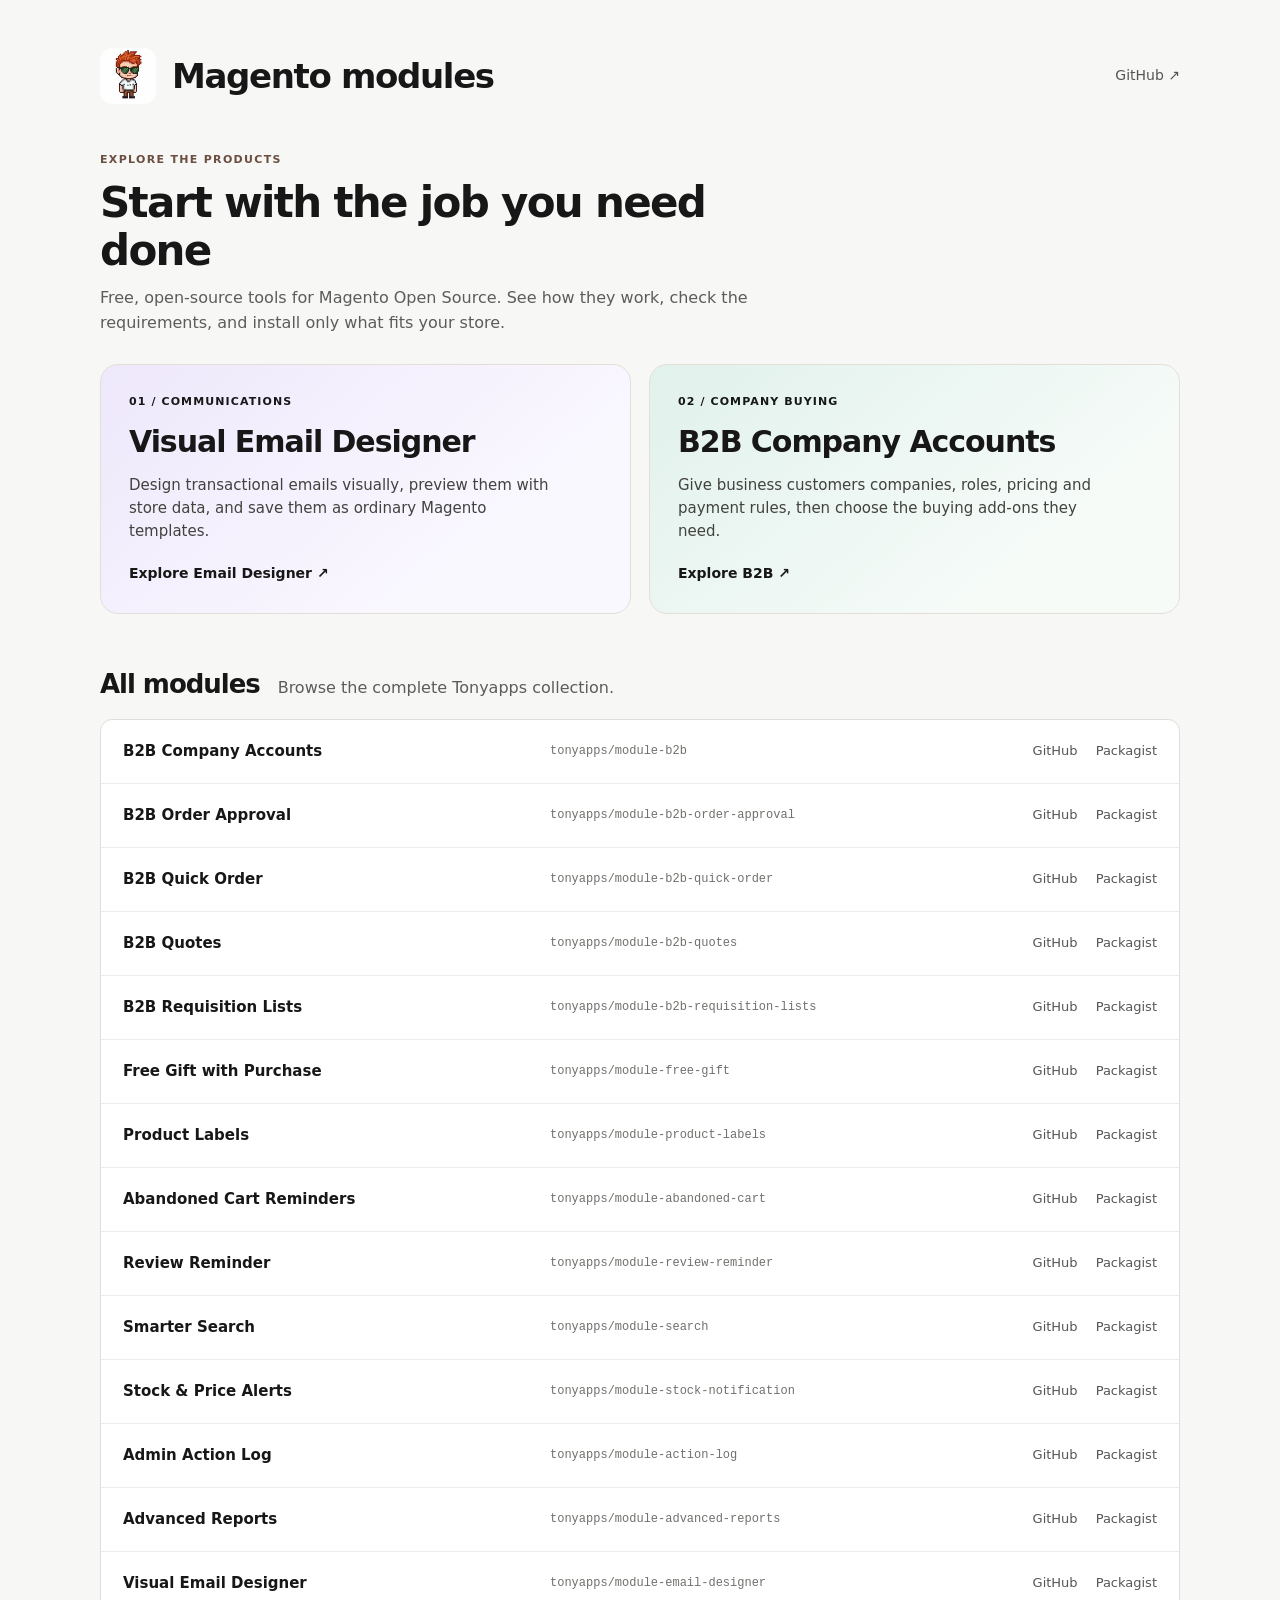
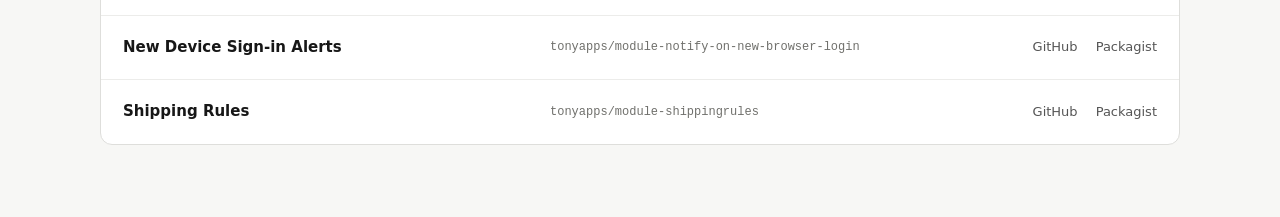
<file: index.html>
<!doctype html>
<html lang="en">
<head>
    <meta charset="utf-8">
    <meta name="viewport" content="width=device-width, initial-scale=1">
    <meta name="theme-color" content="#f7f7f5">
    <meta name="description" content="Free, open-source Magento Open Source modules from Tonyapps. Explore B2B company buying, visual email design, and focused store extensions.">
    <link rel="canonical" href="https://tonyappsorg.github.io/">
    <title>Tonyapps — Magento Open Source modules</title>
    <link rel="icon" type="image/jpeg" href="assets/tonyapps-logo.jpg">
    <link rel="stylesheet" href="assets/site.css">
</head>
<body>
    <main class="page">
        <header class="heading">
            <a class="brand" href="https://github.com/tonyappsorg" aria-label="Tonyapps on GitHub">
                <img src="assets/tonyapps-logo.jpg" alt="Tonyapps logo" width="56" height="56">
            </a>
            <h1>Magento modules</h1>
            <a class="github" href="https://github.com/tonyappsorg">GitHub <span aria-hidden="true">↗</span></a>
        </header>

        <section class="featured" aria-labelledby="featured-title">
            <div class="section-heading">
                <p class="eyebrow">Explore the products</p>
                <h2 id="featured-title">Start with the job you need done</h2>
                <p>Free, open-source tools for Magento Open Source. See how they work, check the requirements, and install only what fits your store.</p>
            </div>
            <div class="featured-grid">
                <a class="featured-card featured-card--email" href="email-designer/">
                    <span class="featured-card__number">01 / Communications</span>
                    <strong>Visual Email Designer</strong>
                    <span>Design transactional emails visually, preview them with store data, and save them as ordinary Magento templates.</span>
                    <span class="featured-card__link">Explore Email Designer <span aria-hidden="true">↗</span></span>
                </a>
                <a class="featured-card featured-card--b2b" href="b2b/">
                    <span class="featured-card__number">02 / Company buying</span>
                    <strong>B2B Company Accounts</strong>
                    <span>Give business customers companies, roles, pricing and payment rules, then choose the buying add-ons they need.</span>
                    <span class="featured-card__link">Explore B2B <span aria-hidden="true">↗</span></span>
                </a>
            </div>
        </section>

        <div class="catalog-heading"><h2>All modules</h2><p>Browse the complete Tonyapps collection.</p></div>

        <ul class="modules" aria-label="Tonyapps Magento modules">
            <li><a class="module-name module-name--link" href="b2b/">B2B Company Accounts</a><code>tonyapps/module-b2b</code><span class="links"><a href="https://github.com/tonyappsorg/magento2-b2b">GitHub</a><a href="https://packagist.org/packages/tonyapps/module-b2b">Packagist</a></span></li>
            <li><span class="module-name">B2B Order Approval</span><code>tonyapps/module-b2b-order-approval</code><span class="links"><a href="https://github.com/tonyappsorg/magento2-b2b-order-approval">GitHub</a><a href="https://packagist.org/packages/tonyapps/module-b2b-order-approval">Packagist</a></span></li>
            <li><span class="module-name">B2B Quick Order</span><code>tonyapps/module-b2b-quick-order</code><span class="links"><a href="https://github.com/tonyappsorg/magento2-b2b-quick-order">GitHub</a><a href="https://packagist.org/packages/tonyapps/module-b2b-quick-order">Packagist</a></span></li>
            <li><span class="module-name">B2B Quotes</span><code>tonyapps/module-b2b-quotes</code><span class="links"><a href="https://github.com/tonyappsorg/magento2-b2b-quotes">GitHub</a><a href="https://packagist.org/packages/tonyapps/module-b2b-quotes">Packagist</a></span></li>
            <li><span class="module-name">B2B Requisition Lists</span><code>tonyapps/module-b2b-requisition-lists</code><span class="links"><a href="https://github.com/tonyappsorg/magento2-b2b-requisition-lists">GitHub</a><a href="https://packagist.org/packages/tonyapps/module-b2b-requisition-lists">Packagist</a></span></li>
            <li><span class="module-name">Free Gift with Purchase</span><code>tonyapps/module-free-gift</code><span class="links"><a href="https://github.com/tonyappsorg/magento2-freegift">GitHub</a><a href="https://packagist.org/packages/tonyapps/module-free-gift">Packagist</a></span></li>
            <li><span class="module-name">Product Labels</span><code>tonyapps/module-product-labels</code><span class="links"><a href="https://github.com/tonyappsorg/magento2-product-labels">GitHub</a><a href="https://packagist.org/packages/tonyapps/module-product-labels">Packagist</a></span></li>
            <li><span class="module-name">Abandoned Cart Reminders</span><code>tonyapps/module-abandoned-cart</code><span class="links"><a href="https://github.com/tonyappsorg/magento2-abandoned-cart">GitHub</a><a href="https://packagist.org/packages/tonyapps/module-abandoned-cart">Packagist</a></span></li>
            <li><span class="module-name">Review Reminder</span><code>tonyapps/module-review-reminder</code><span class="links"><a href="https://github.com/tonyappsorg/magento2-review-reminder">GitHub</a><a href="https://packagist.org/packages/tonyapps/module-review-reminder">Packagist</a></span></li>
            <li><span class="module-name">Smarter Search</span><code>tonyapps/module-search</code><span class="links"><a href="https://github.com/tonyappsorg/magento2-search">GitHub</a><a href="https://packagist.org/packages/tonyapps/module-search">Packagist</a></span></li>
            <li><span class="module-name">Stock &amp; Price Alerts</span><code>tonyapps/module-stock-notification</code><span class="links"><a href="https://github.com/tonyappsorg/magento2-stock-notification">GitHub</a><a href="https://packagist.org/packages/tonyapps/module-stock-notification">Packagist</a></span></li>
            <li><span class="module-name">Admin Action Log</span><code>tonyapps/module-action-log</code><span class="links"><a href="https://github.com/tonyappsorg/module-action-log">GitHub</a><a href="https://packagist.org/packages/tonyapps/module-action-log">Packagist</a></span></li>
            <li><span class="module-name">Advanced Reports</span><code>tonyapps/module-advanced-reports</code><span class="links"><a href="https://github.com/tonyappsorg/magento2-advanced-reports">GitHub</a><a href="https://packagist.org/packages/tonyapps/module-advanced-reports">Packagist</a></span></li>
            <li><a class="module-name module-name--link" href="email-designer/">Visual Email Designer</a><code>tonyapps/module-email-designer</code><span class="links"><a href="https://github.com/tonyappsorg/magento2-email-designer">GitHub</a><a href="https://packagist.org/packages/tonyapps/module-email-designer">Packagist</a></span></li>
            <li><span class="module-name">New Device Sign-in Alerts</span><code>tonyapps/module-notify-on-new-browser-login</code><span class="links"><a href="https://github.com/tonyappsorg/notify-when-login-from-new-browser">GitHub</a><a href="https://packagist.org/packages/tonyapps/module-notify-on-new-browser-login">Packagist</a></span></li>
            <li><span class="module-name">Shipping Rules</span><code>tonyapps/module-shippingrules</code><span class="links"><a href="https://github.com/tonyappsorg/magento2-shipping-rules">GitHub</a><a href="https://packagist.org/packages/tonyapps/module-shippingrules">Packagist</a></span></li>
        </ul>
    </main>
</body>
</html>
</file>
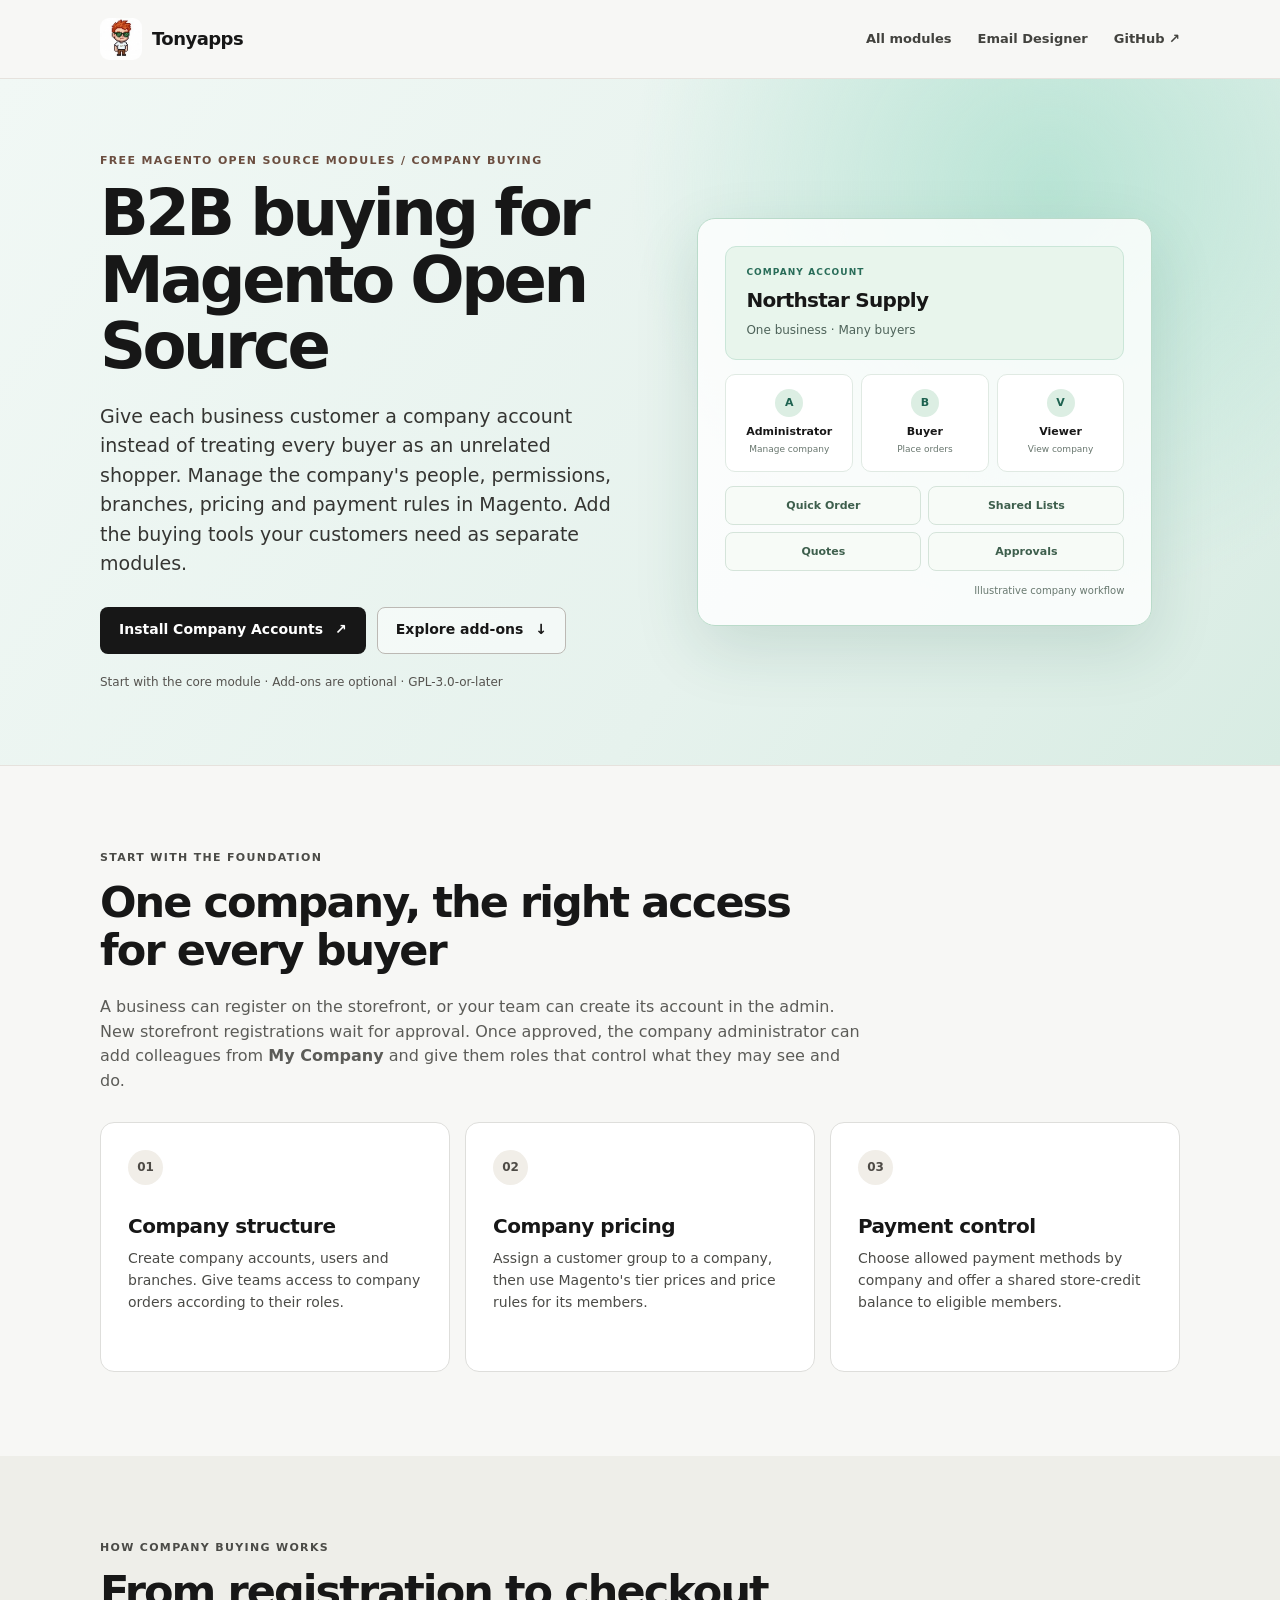
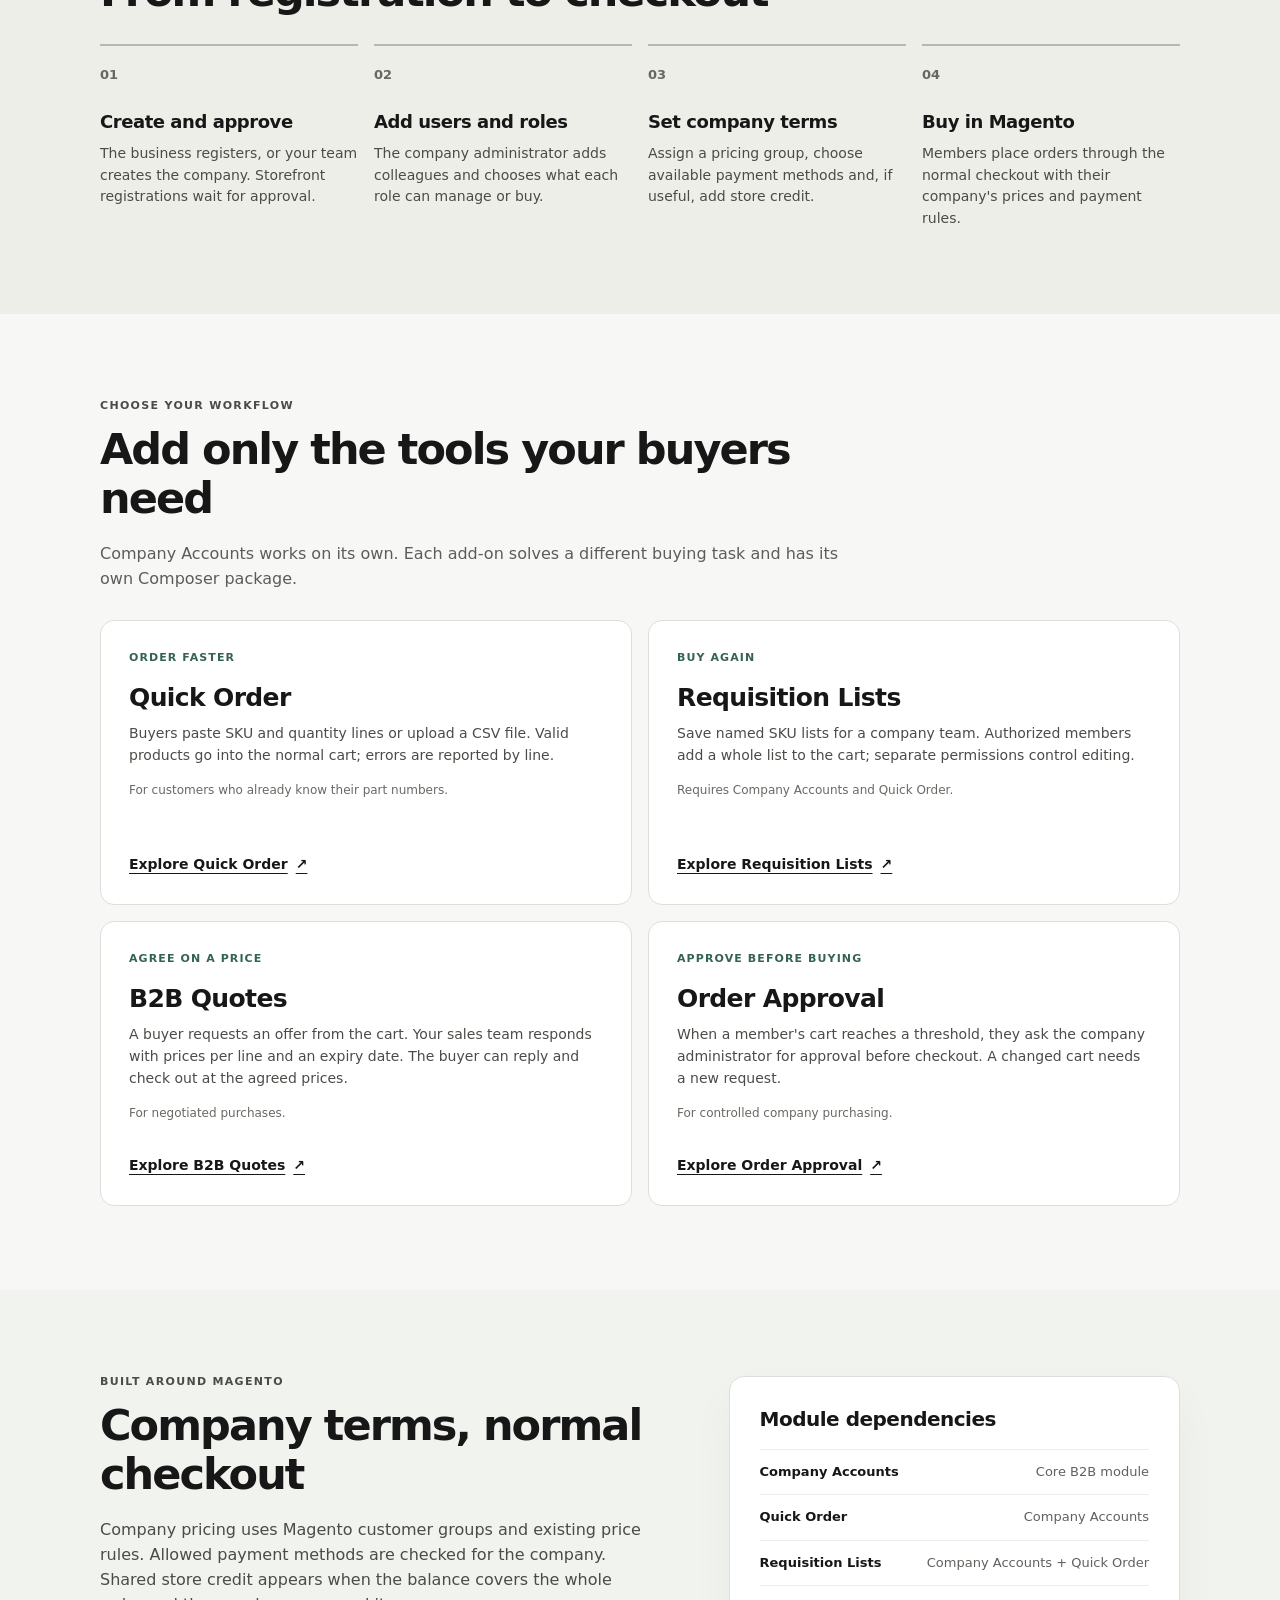
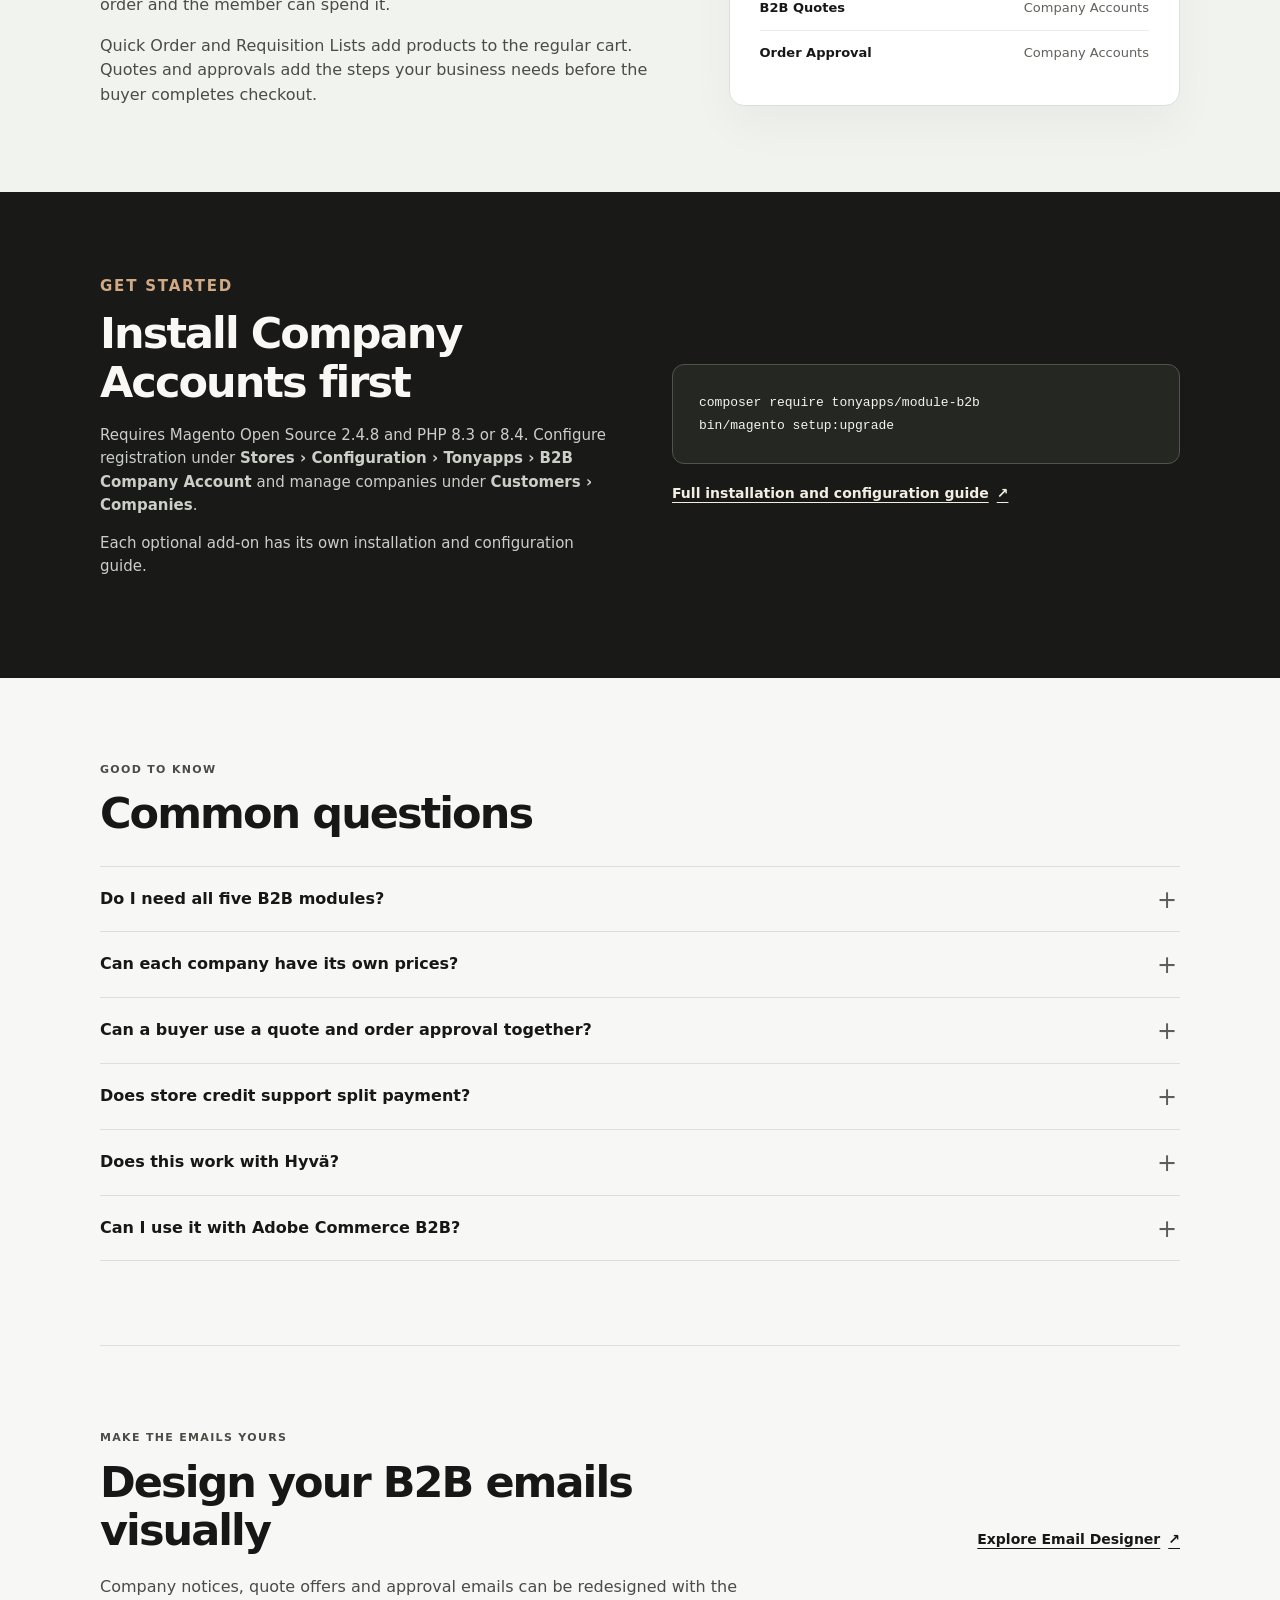
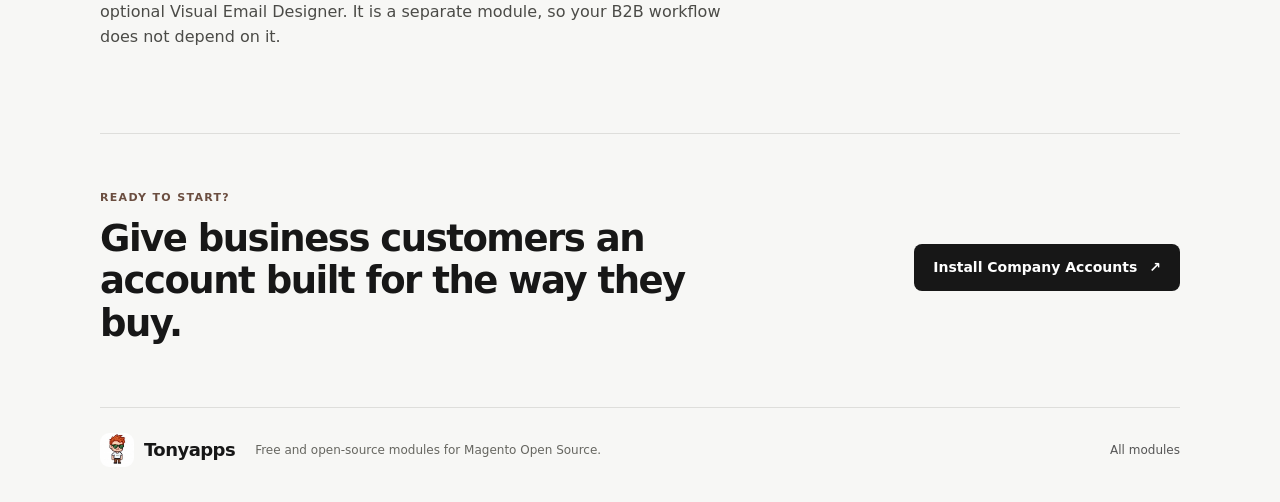
<file: b2b/index.html>
<!doctype html>
<html lang="en">
<head>
    <meta charset="utf-8">
    <meta name="viewport" content="width=device-width, initial-scale=1">
    <meta name="theme-color" content="#f7f7f5">
    <meta name="description" content="Add company accounts, users, roles, branches, company pricing and payment rules to Magento Open Source. Choose optional SKU ordering, lists, quotes and approvals.">
    <link rel="canonical" href="https://tonyappsorg.github.io/b2b/">
    <title>B2B Company Accounts for Magento Open Source | Tonyapps</title>
    <link rel="icon" type="image/jpeg" href="../assets/tonyapps-logo.jpg">
    <link rel="stylesheet" href="../assets/site.css">
</head>
<body>
    <a class="skip-link" href="#main">Skip to content</a>
    <header class="site-header page">
        <a class="site-brand" href="../" aria-label="Tonyapps home"><img src="../assets/tonyapps-logo.jpg" alt="" width="42" height="42"><span>Tonyapps</span></a>
        <nav class="site-nav" aria-label="Main navigation"><a href="../">All modules</a><a href="../email-designer/">Email Designer</a><a href="https://github.com/tonyappsorg/magento2-b2b">GitHub <span aria-hidden="true">↗</span></a></nav>
    </header>

    <main id="main">
        <section class="product-hero product-hero--b2b">
            <div class="page product-hero__grid">
                <div class="product-hero__copy">
                    <p class="eyebrow">Free Magento Open Source modules / Company buying</p>
                    <h1>B2B buying for Magento Open Source</h1>
                    <p class="hero-lede">Give each business customer a company account instead of treating every buyer as an unrelated shopper. Manage the company's people, permissions, branches, pricing and payment rules in Magento. Add the buying tools your customers need as separate modules.</p>
                    <div class="button-row"><a class="button button--primary" href="https://packagist.org/packages/tonyapps/module-b2b">Install Company Accounts <span aria-hidden="true">↗</span></a><a class="button button--secondary" href="#add-ons">Explore add-ons <span aria-hidden="true">↓</span></a></div>
                    <p class="hero-note">Start with the core module · Add-ons are optional · GPL-3.0-or-later</p>
                </div>
                <div class="b2b-map" aria-hidden="true">
                    <div class="b2b-map__company"><small>COMPANY ACCOUNT</small><strong>Northstar Supply</strong><span>One business · Many buyers</span></div>
                    <div class="b2b-map__people"><div><span class="b2b-map__avatar">A</span><strong>Administrator</strong><small>Manage company</small></div><div><span class="b2b-map__avatar">B</span><strong>Buyer</strong><small>Place orders</small></div><div><span class="b2b-map__avatar">V</span><strong>Viewer</strong><small>View company</small></div></div>
                    <div class="b2b-map__tools"><span>Quick Order</span><span>Shared Lists</span><span>Quotes</span><span>Approvals</span></div>
                    <small class="b2b-map__caption">Illustrative company workflow</small>
                </div>
            </div>
        </section>

        <section class="content-section page" aria-labelledby="b2b-core"><div class="section-heading section-heading--wide"><p class="eyebrow">Start with the foundation</p><h2 id="b2b-core">One company, the right access for every buyer</h2><p>A business can register on the storefront, or your team can create its account in the admin. New storefront registrations wait for approval. Once approved, the company administrator can add colleagues from <strong>My Company</strong> and give them roles that control what they may see and do.</p></div>
            <div class="feature-grid">
                <article class="feature-card"><span class="feature-card__index">01</span><h3>Company structure</h3><p>Create company accounts, users and branches. Give teams access to company orders according to their roles.</p></article>
                <article class="feature-card"><span class="feature-card__index">02</span><h3>Company pricing</h3><p>Assign a customer group to a company, then use Magento's tier prices and price rules for its members.</p></article>
                <article class="feature-card"><span class="feature-card__index">03</span><h3>Payment control</h3><p>Choose allowed payment methods by company and offer a shared store-credit balance to eligible members.</p></article>
            </div>
        </section>

        <section class="content-section content-section--tinted" aria-labelledby="b2b-steps"><div class="page"><div class="section-heading"><p class="eyebrow">How company buying works</p><h2 id="b2b-steps">From registration to checkout</h2></div>
            <ol class="step-grid"><li><span>01</span><h3>Create and approve</h3><p>The business registers, or your team creates the company. Storefront registrations wait for approval.</p></li><li><span>02</span><h3>Add users and roles</h3><p>The company administrator adds colleagues and chooses what each role can manage or buy.</p></li><li><span>03</span><h3>Set company terms</h3><p>Assign a pricing group, choose available payment methods and, if useful, add store credit.</p></li><li><span>04</span><h3>Buy in Magento</h3><p>Members place orders through the normal checkout with their company's prices and payment rules.</p></li></ol>
        </div></section>

        <section class="content-section page" id="add-ons" aria-labelledby="b2b-addons"><div class="section-heading section-heading--wide"><p class="eyebrow">Choose your workflow</p><h2 id="b2b-addons">Add only the tools your buyers need</h2><p>Company Accounts works on its own. Each add-on solves a different buying task and has its own Composer package.</p></div>
            <div class="addon-grid">
                <article class="addon-card"><span class="addon-card__tag">Order faster</span><h3>Quick Order</h3><p>Buyers paste SKU and quantity lines or upload a CSV file. Valid products go into the normal cart; errors are reported by line.</p><p class="addon-card__note">For customers who already know their part numbers.</p><a class="text-link" href="https://github.com/tonyappsorg/magento2-b2b-quick-order">Explore Quick Order <span aria-hidden="true">↗</span></a></article>
                <article class="addon-card"><span class="addon-card__tag">Buy again</span><h3>Requisition Lists</h3><p>Save named SKU lists for a company team. Authorized members add a whole list to the cart; separate permissions control editing.</p><p class="addon-card__note">Requires Company Accounts and Quick Order.</p><a class="text-link" href="https://github.com/tonyappsorg/magento2-b2b-requisition-lists">Explore Requisition Lists <span aria-hidden="true">↗</span></a></article>
                <article class="addon-card"><span class="addon-card__tag">Agree on a price</span><h3>B2B Quotes</h3><p>A buyer requests an offer from the cart. Your sales team responds with prices per line and an expiry date. The buyer can reply and check out at the agreed prices.</p><p class="addon-card__note">For negotiated purchases.</p><a class="text-link" href="https://github.com/tonyappsorg/magento2-b2b-quotes">Explore B2B Quotes <span aria-hidden="true">↗</span></a></article>
                <article class="addon-card"><span class="addon-card__tag">Approve before buying</span><h3>Order Approval</h3><p>When a member's cart reaches a threshold, they ask the company administrator for approval before checkout. A changed cart needs a new request.</p><p class="addon-card__note">For controlled company purchasing.</p><a class="text-link" href="https://github.com/tonyappsorg/magento2-b2b-order-approval">Explore Order Approval <span aria-hidden="true">↗</span></a></article>
            </div>
        </section>

        <section class="content-section content-section--soft" aria-labelledby="b2b-checkout"><div class="page split-section"><div><p class="eyebrow">Built around Magento</p><h2 id="b2b-checkout">Company terms, normal checkout</h2><p>Company pricing uses Magento customer groups and existing price rules. Allowed payment methods are checked for the company. Shared store credit appears when the balance covers the whole order and the member can spend it.</p><p>Quick Order and Requisition Lists add products to the regular cart. Quotes and approvals add the steps your business needs before the buyer completes checkout.</p></div><div class="detail-panel"><h3>Module dependencies</h3><ul class="dependency-list"><li><strong>Company Accounts</strong><span>Core B2B module</span></li><li><strong>Quick Order</strong><span>Company Accounts</span></li><li><strong>Requisition Lists</strong><span>Company Accounts + Quick Order</span></li><li><strong>B2B Quotes</strong><span>Company Accounts</span></li><li><strong>Order Approval</strong><span>Company Accounts</span></li></ul></div></div></section>

        <section class="content-section content-section--dark" aria-labelledby="b2b-install"><div class="page install-grid"><div><p class="eyebrow">Get started</p><h2 id="b2b-install">Install Company Accounts first</h2><p>Requires Magento Open Source 2.4.8 and PHP 8.3 or 8.4. Configure registration under <strong>Stores › Configuration › Tonyapps › B2B Company Account</strong> and manage companies under <strong>Customers › Companies</strong>.</p><p>Each optional add-on has its own installation and configuration guide.</p></div><div><pre class="code-block"><code>composer require tonyapps/module-b2b
bin/magento setup:upgrade</code></pre><a class="text-link text-link--light" href="https://github.com/tonyappsorg/magento2-b2b">Full installation and configuration guide <span aria-hidden="true">↗</span></a></div></div></section>

        <section class="content-section page faq-section" aria-labelledby="b2b-faq"><div class="section-heading"><p class="eyebrow">Good to know</p><h2 id="b2b-faq">Common questions</h2></div><div class="faq-list">
            <details><summary>Do I need all five B2B modules?</summary><p>No. Company Accounts is the base. Add Quick Order, Requisition Lists, Quotes or Order Approval only when you need those workflows. Requisition Lists also requires Quick Order.</p></details>
            <details><summary>Can each company have its own prices?</summary><p>Yes. Assign a customer group to the company, then use Magento's tier prices, catalog price rules and cart price rules for that group.</p></details>
            <details><summary>Can a buyer use a quote and order approval together?</summary><p>Yes. A quoted cart above the approval threshold still needs the company administrator's approval before checkout.</p></details>
            <details><summary>Does store credit support split payment?</summary><p>No. Store credit covers the whole order or is not offered as a payment method for that order.</p></details>
            <details><summary>Does this work with Hyvä?</summary><p>The company account pages and add-on customer pages support Luma and Hyvä. Checkout uses your store's configured integration; Hyvä Checkout has not been verified for this suite.</p></details>
            <details><summary>Can I use it with Adobe Commerce B2B?</summary><p>No. These modules are built for Magento Open Source. They do not run alongside Adobe Commerce B2B modules and do not provide a migration path to them.</p></details>
        </div></section>

        <section class="content-section page related-callout" aria-labelledby="b2b-email"><div><p class="eyebrow">Make the emails yours</p><h2 id="b2b-email">Design your B2B emails visually</h2><p>Company notices, quote offers and approval emails can be redesigned with the optional Visual Email Designer. It is a separate module, so your B2B workflow does not depend on it.</p></div><a class="text-link" href="../email-designer/">Explore Email Designer <span aria-hidden="true">↗</span></a></section>

        <section class="final-cta page"><div><p class="eyebrow">Ready to start?</p><h2>Give business customers an account built for the way they buy.</h2></div><a class="button button--primary" href="https://packagist.org/packages/tonyapps/module-b2b">Install Company Accounts <span aria-hidden="true">↗</span></a></section>
    </main>

    <footer class="site-footer page"><a class="site-brand" href="../"><img src="../assets/tonyapps-logo.jpg" alt="" width="34" height="34"><span>Tonyapps</span></a><p>Free and open-source modules for Magento Open Source.</p><a href="../">All modules</a></footer>
</body>
</html>
</file>
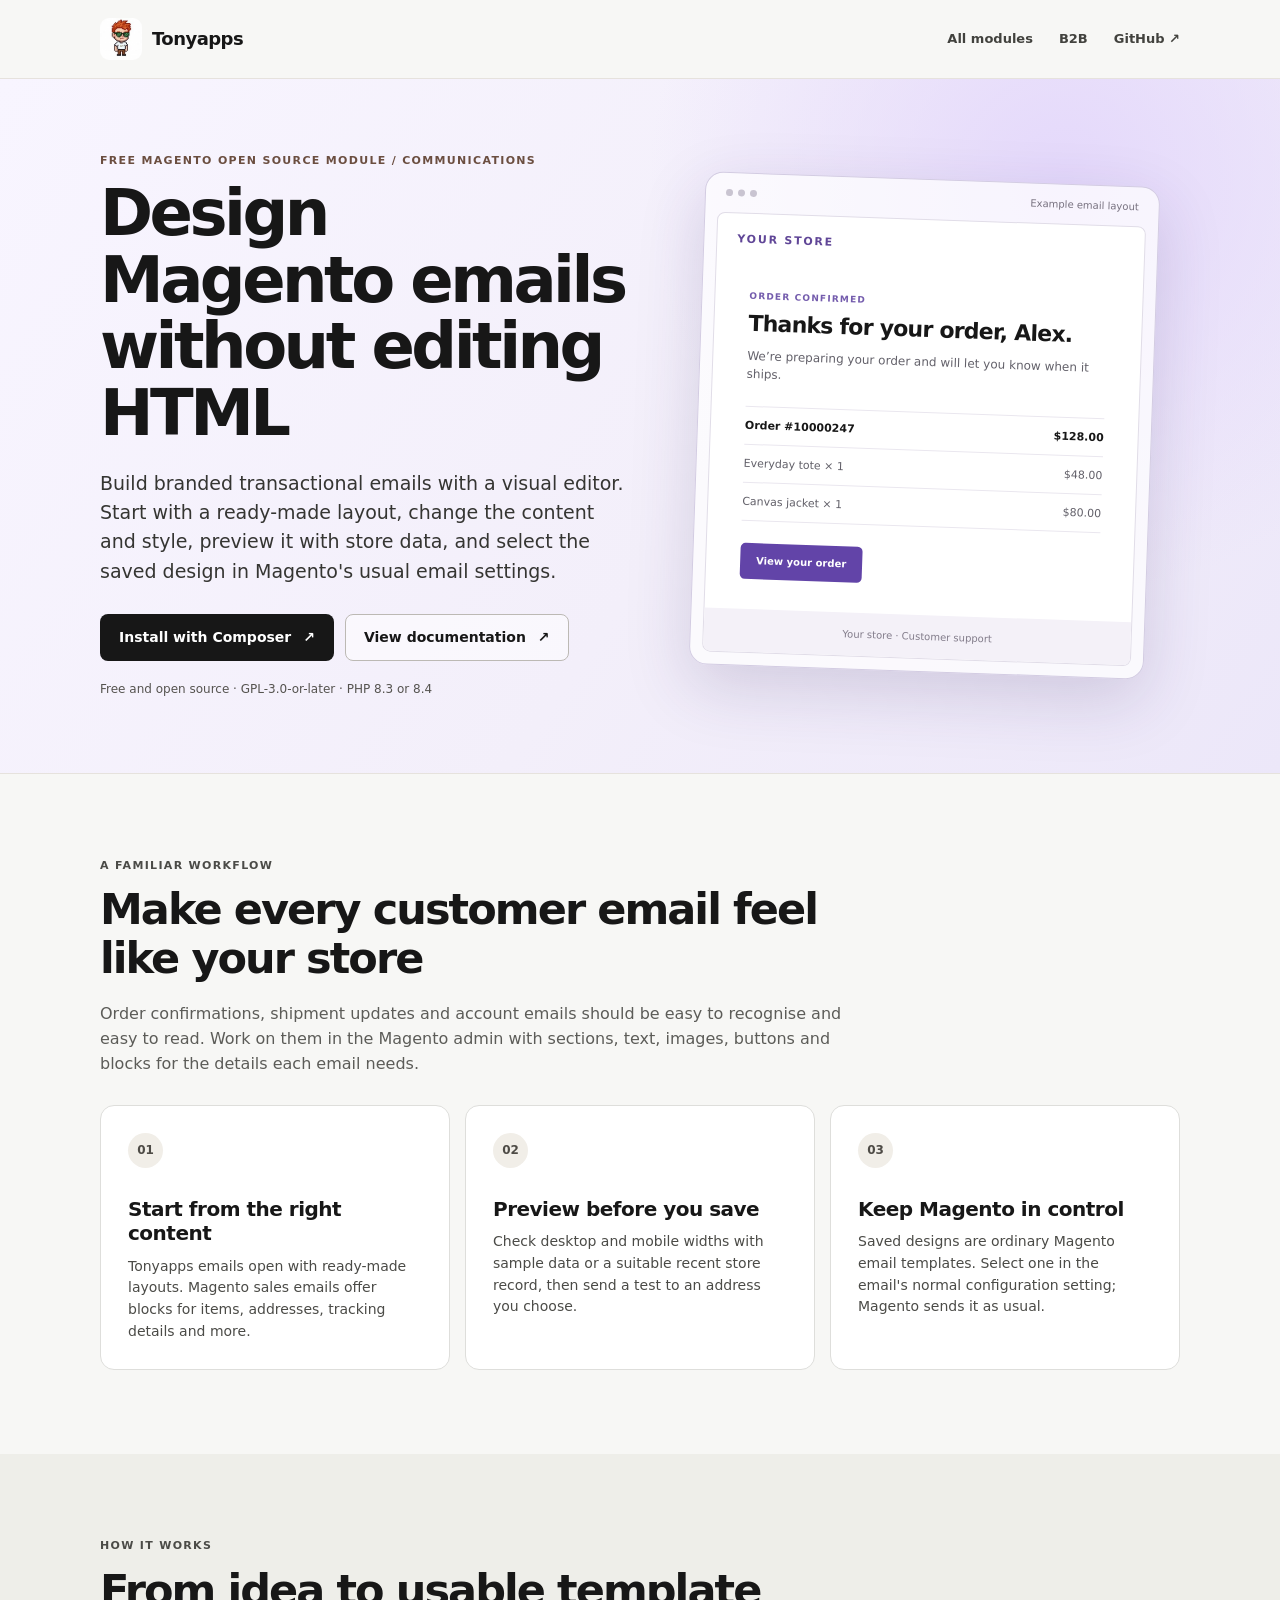
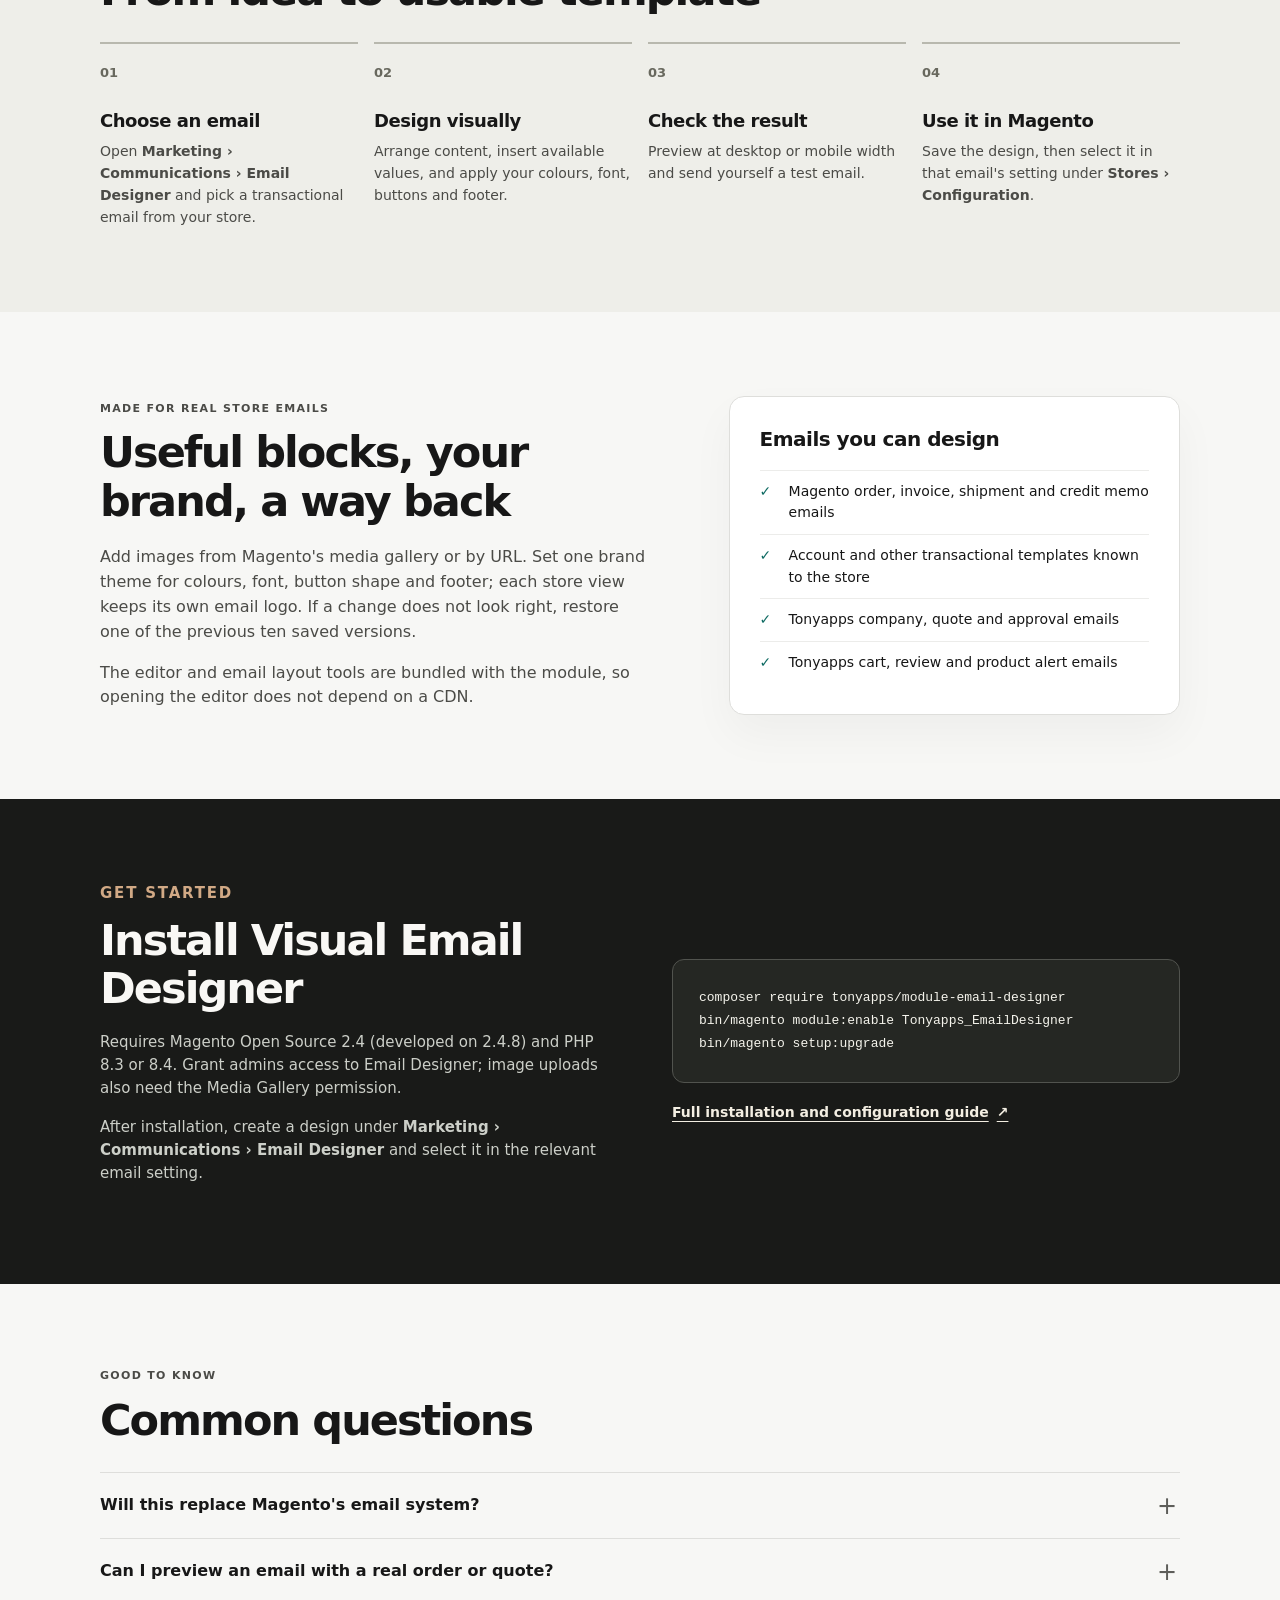
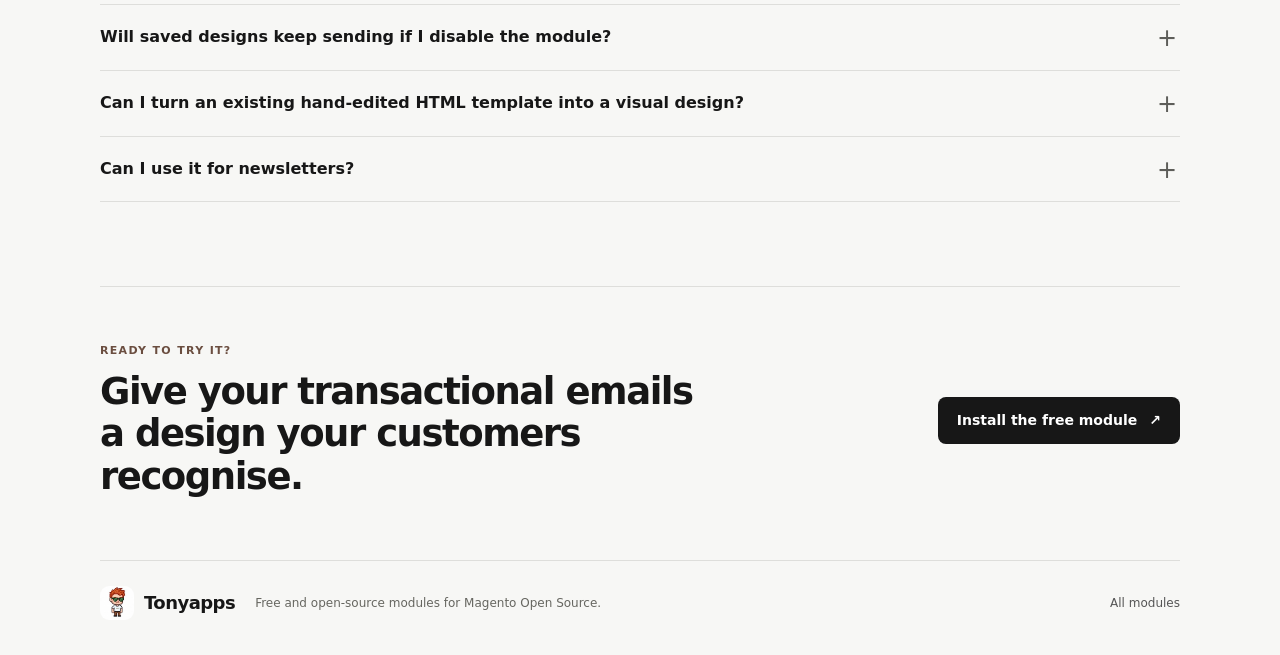
<file: email-designer/index.html>
<!doctype html>
<html lang="en">
<head>
    <meta charset="utf-8">
    <meta name="viewport" content="width=device-width, initial-scale=1">
    <meta name="theme-color" content="#f7f7f5">
    <meta name="description" content="Design transactional emails visually in Magento Open Source. Start from ready-made layouts, preview with store data, and save ordinary Magento templates. Free and open source.">
    <link rel="canonical" href="https://tonyappsorg.github.io/email-designer/">
    <title>Visual Email Designer for Magento Open Source | Tonyapps</title>
    <link rel="icon" type="image/jpeg" href="../assets/tonyapps-logo.jpg">
    <link rel="stylesheet" href="../assets/site.css">
</head>
<body>
    <a class="skip-link" href="#main">Skip to content</a>
    <header class="site-header page">
        <a class="site-brand" href="../" aria-label="Tonyapps home"><img src="../assets/tonyapps-logo.jpg" alt="" width="42" height="42"><span>Tonyapps</span></a>
        <nav class="site-nav" aria-label="Main navigation"><a href="../">All modules</a><a href="../b2b/">B2B</a><a href="https://github.com/tonyappsorg/magento2-email-designer">GitHub <span aria-hidden="true">↗</span></a></nav>
    </header>

    <main id="main">
        <section class="product-hero product-hero--email">
            <div class="page product-hero__grid">
                <div class="product-hero__copy">
                    <p class="eyebrow">Free Magento Open Source module / Communications</p>
                    <h1>Design Magento emails without editing HTML</h1>
                    <p class="hero-lede">Build branded transactional emails with a visual editor. Start with a ready-made layout, change the content and style, preview it with store data, and select the saved design in Magento's usual email settings.</p>
                    <div class="button-row"><a class="button button--primary" href="https://packagist.org/packages/tonyapps/module-email-designer">Install with Composer <span aria-hidden="true">↗</span></a><a class="button button--secondary" href="https://github.com/tonyappsorg/magento2-email-designer">View documentation <span aria-hidden="true">↗</span></a></div>
                    <p class="hero-note">Free and open source · GPL-3.0-or-later · PHP 8.3 or 8.4</p>
                </div>
                <div class="email-preview" aria-hidden="true">
                    <div class="email-preview__bar"><span></span><span></span><span></span><small>Example email layout</small></div>
                    <div class="email-preview__sheet">
                        <div class="email-preview__logo">YOUR STORE</div>
                        <div class="email-preview__content">
                            <p class="email-preview__eyebrow">ORDER CONFIRMED</p>
                            <div class="email-preview__title">Thanks for your order, Alex.</div>
                            <p>We’re preparing your order and will let you know when it ships.</p>
                            <div class="email-preview__items"><span>Order #10000247</span><strong>$128.00</strong></div>
                            <div class="email-preview__item"><span>Everyday tote × 1</span><span>$48.00</span></div>
                            <div class="email-preview__item"><span>Canvas jacket × 1</span><span>$80.00</span></div>
                            <span class="email-preview__button">View your order</span>
                        </div>
                        <div class="email-preview__footer">Your store · Customer support</div>
                    </div>
                </div>
            </div>
        </section>

        <section class="content-section page" aria-labelledby="why-email">
            <div class="section-heading section-heading--wide"><p class="eyebrow">A familiar workflow</p><h2 id="why-email">Make every customer email feel like your store</h2><p>Order confirmations, shipment updates and account emails should be easy to recognise and easy to read. Work on them in the Magento admin with sections, text, images, buttons and blocks for the details each email needs.</p></div>
            <div class="feature-grid">
                <article class="feature-card"><span class="feature-card__index">01</span><h3>Start from the right content</h3><p>Tonyapps emails open with ready-made layouts. Magento sales emails offer blocks for items, addresses, tracking details and more.</p></article>
                <article class="feature-card"><span class="feature-card__index">02</span><h3>Preview before you save</h3><p>Check desktop and mobile widths with sample data or a suitable recent store record, then send a test to an address you choose.</p></article>
                <article class="feature-card"><span class="feature-card__index">03</span><h3>Keep Magento in control</h3><p>Saved designs are ordinary Magento email templates. Select one in the email's normal configuration setting; Magento sends it as usual.</p></article>
            </div>
        </section>

        <section class="content-section content-section--tinted" aria-labelledby="email-steps">
            <div class="page"><div class="section-heading"><p class="eyebrow">How it works</p><h2 id="email-steps">From idea to usable template</h2></div>
                <ol class="step-grid">
                    <li><span>01</span><h3>Choose an email</h3><p>Open <strong>Marketing › Communications › Email Designer</strong> and pick a transactional email from your store.</p></li>
                    <li><span>02</span><h3>Design visually</h3><p>Arrange content, insert available values, and apply your colours, font, buttons and footer.</p></li>
                    <li><span>03</span><h3>Check the result</h3><p>Preview at desktop or mobile width and send yourself a test email.</p></li>
                    <li><span>04</span><h3>Use it in Magento</h3><p>Save the design, then select it in that email's setting under <strong>Stores › Configuration</strong>.</p></li>
                </ol>
            </div>
        </section>

        <section class="content-section page split-section" aria-labelledby="email-details">
            <div><p class="eyebrow">Made for real store emails</p><h2 id="email-details">Useful blocks, your brand, a way back</h2><p>Add images from Magento's media gallery or by URL. Set one brand theme for colours, font, button shape and footer; each store view keeps its own email logo. If a change does not look right, restore one of the previous ten saved versions.</p><p>The editor and email layout tools are bundled with the module, so opening the editor does not depend on a CDN.</p></div>
            <div class="detail-panel"><h3>Emails you can design</h3><ul class="check-list"><li>Magento order, invoice, shipment and credit memo emails</li><li>Account and other transactional templates known to the store</li><li>Tonyapps company, quote and approval emails</li><li>Tonyapps cart, review and product alert emails</li></ul></div>
        </section>

        <section class="content-section content-section--dark" aria-labelledby="email-install">
            <div class="page install-grid"><div><p class="eyebrow">Get started</p><h2 id="email-install">Install Visual Email Designer</h2><p>Requires Magento Open Source 2.4 (developed on 2.4.8) and PHP 8.3 or 8.4. Grant admins access to Email Designer; image uploads also need the Media Gallery permission.</p><p>After installation, create a design under <strong>Marketing › Communications › Email Designer</strong> and select it in the relevant email setting.</p></div><div><pre class="code-block"><code>composer require tonyapps/module-email-designer
bin/magento module:enable Tonyapps_EmailDesigner
bin/magento setup:upgrade</code></pre><a class="text-link text-link--light" href="https://github.com/tonyappsorg/magento2-email-designer">Full installation and configuration guide <span aria-hidden="true">↗</span></a></div></div>
        </section>

        <section class="content-section page faq-section" aria-labelledby="email-faq"><div class="section-heading"><p class="eyebrow">Good to know</p><h2 id="email-faq">Common questions</h2></div><div class="faq-list">
            <details><summary>Will this replace Magento's email system?</summary><p>No. Magento still sends each message. The designer creates a normal template for Magento to use.</p></details>
            <details><summary>Can I preview an email with a real order or quote?</summary><p>Yes, when a suitable recent record exists. You can also use sample data. A test email goes only to the address you enter.</p></details>
            <details><summary>Will saved designs keep sending if I disable the module?</summary><p>Yes. They remain ordinary Magento templates. Visual editing is unavailable until the module is enabled again.</p></details>
            <details><summary>Can I turn an existing hand-edited HTML template into a visual design?</summary><p>No. Start from a ready-made layout or a new design. Hand-edited HTML templates cannot be converted into editable visual projects.</p></details>
            <details><summary>Can I use it for newsletters?</summary><p>No. The designer is for transactional emails. It does not run newsletter campaigns, A/B tests or open and click tracking.</p></details>
        </div></section>

        <section class="final-cta page"><div><p class="eyebrow">Ready to try it?</p><h2>Give your transactional emails a design your customers recognise.</h2></div><a class="button button--primary" href="https://packagist.org/packages/tonyapps/module-email-designer">Install the free module <span aria-hidden="true">↗</span></a></section>
    </main>

    <footer class="site-footer page"><a class="site-brand" href="../"><img src="../assets/tonyapps-logo.jpg" alt="" width="34" height="34"><span>Tonyapps</span></a><p>Free and open-source modules for Magento Open Source.</p><a href="../">All modules</a></footer>
</body>
</html>
</file>
<file: assets/site.css>
:root {
    color-scheme: light;
    font-family: Inter, ui-sans-serif, system-ui, -apple-system, BlinkMacSystemFont, "Segoe UI", sans-serif;
    color: #171717;
    background: #f7f7f5;
    --ink: #171717;
    --muted: #5c5c58;
    --line: #dededb;
    --purple: #6244a8;
    --teal: #0e6a62;
    font-synthesis: none;
    text-rendering: optimizeLegibility;
    -webkit-font-smoothing: antialiased;
    -moz-osx-font-smoothing: grayscale;
}

* { box-sizing: border-box; }
body { min-width: 320px; margin: 0; line-height: 1.55; }
a { color: inherit; }
.page { width: min(100% - 48px, 1080px); margin: 0 auto; padding: 48px 0 72px; }
.heading { display: flex; align-items: center; gap: 16px; margin-bottom: 28px; }
.brand { display: block; width: 56px; height: 56px; overflow: hidden; border-radius: 12px; }
.brand img { display: block; width: 100%; height: 100%; object-fit: cover; }
h1 { margin: 0; font-size: clamp(25px, 4vw, 34px); font-weight: 650; letter-spacing: -.04em; }
.github { margin-left: auto; color: #555; font-size: 14px; text-decoration: none; }
.github:hover, .links a:hover { color: #111; text-decoration: underline; text-underline-offset: 3px; }
.modules { margin: 0; padding: 0; overflow: hidden; border: 1px solid #dededb; border-radius: 12px; background: #fff; list-style: none; }
.modules li { display: grid; grid-template-columns: minmax(210px, 1.1fr) minmax(250px, 1.25fr) auto; align-items: center; gap: 20px; min-height: 64px; padding: 12px 22px; border-bottom: 1px solid #ececea; }
.modules li:last-child { border-bottom: 0; }
.modules li:hover { background: #fafaf9; }
.module-name { font-size: 15px; font-weight: 600; }
.modules code { color: #70706c; font: 12px/1.5 ui-monospace, SFMono-Regular, Menlo, monospace; overflow-wrap: anywhere; }
.links { display: flex; justify-content: flex-end; gap: 18px; }
.links a { color: #555; font-size: 13px; text-decoration: none; }
.module-name--link { text-decoration: none; }
.module-name--link:hover { text-decoration: underline; text-underline-offset: 3px; }

/* Home: two guided entry points above the complete module catalog. */
.featured { margin: 48px 0 56px; }
.eyebrow { margin: 0 0 12px; color: #6b4e40; font-size: 11px; font-weight: 800; letter-spacing: .12em; line-height: 1.4; text-transform: uppercase; }
.section-heading { max-width: 680px; margin-bottom: 28px; }
.section-heading--wide { max-width: 760px; }
.section-heading h2, .catalog-heading h2 { margin: 0 0 12px; font-size: clamp(28px, 3.5vw, 42px); line-height: 1.13; letter-spacing: -.04em; }
.section-heading p:last-child, .catalog-heading p { margin: 0; color: var(--muted); font-size: 16px; }
.featured-grid { display: grid; grid-template-columns: repeat(2, minmax(0, 1fr)); gap: 18px; }
.featured-card { display: flex; min-height: 250px; flex-direction: column; align-items: flex-start; gap: 14px; padding: 28px; border: 1px solid #e3dfd7; border-radius: 18px; text-decoration: none; transition: transform .18s ease, box-shadow .18s ease; }
.featured-card:hover { transform: translateY(-3px); box-shadow: 0 14px 32px rgba(23, 23, 23, .09); }
.featured-card--email { background: linear-gradient(140deg, #eee8fb, #faf8ff 75%); }
.featured-card--b2b { background: linear-gradient(140deg, #e1f1ec, #f6fbf8 75%); }
.featured-card__number { font-size: 11px; font-weight: 750; letter-spacing: .1em; text-transform: uppercase; }
.featured-card strong { font-size: clamp(23px, 3vw, 30px); line-height: 1.2; letter-spacing: -.035em; }
.featured-card > span:not(.featured-card__number):not(.featured-card__link) { max-width: 420px; color: #42423e; font-size: 15px; }
.featured-card__link { margin-top: auto; font-size: 14px; font-weight: 750; }
.catalog-heading { display: flex; align-items: baseline; gap: 18px; margin-bottom: 18px; }
.catalog-heading h2 { margin: 0; font-size: 26px; }

/* Product pages. */
.skip-link { position: absolute; left: 12px; top: -80px; z-index: 10; padding: 10px 14px; border-radius: 7px; background: #fff; font-weight: 700; }
.skip-link:focus { top: 12px; }
.site-header.page { display: flex; align-items: center; justify-content: space-between; gap: 20px; padding-top: 18px; padding-bottom: 18px; }
.site-brand { display: inline-flex; align-items: center; gap: 10px; font-size: 18px; font-weight: 750; letter-spacing: -.03em; text-decoration: none; white-space: nowrap; }
.site-brand img { border-radius: 9px; object-fit: cover; }
.site-nav { display: flex; flex-wrap: wrap; justify-content: flex-end; gap: 12px 26px; }
.site-nav a { color: #42423e; font-size: 13px; font-weight: 650; text-decoration: none; }
.site-nav a:hover, .site-footer a:last-child:hover { color: #111; text-decoration: underline; text-underline-offset: 4px; }
.product-hero { overflow: hidden; border-block: 1px solid #e6e2dd; }
.product-hero--email { background: radial-gradient(circle at 83% 15%, #e4d8fb 0, transparent 34%), linear-gradient(125deg, #f8f5ff, #f3effa 56%, #ece7f9); }
.product-hero--b2b { background: radial-gradient(circle at 82% 16%, #b9e4d5 0, transparent 35%), linear-gradient(125deg, #f1f8f5, #e6f2ed 62%, #d8ece3); }
.product-hero__grid { display: grid; grid-template-columns: minmax(0, 1.05fr) minmax(0, .95fr); align-items: center; gap: clamp(30px, 5vw, 70px); min-height: 560px; padding-top: 74px; padding-bottom: 74px; }
.product-hero__copy { max-width: 600px; }
.product-hero h1 { max-width: 620px; margin: 0 0 22px; font-size: clamp(42px, 5vw, 64px); line-height: 1.04; letter-spacing: -.055em; }
.hero-lede { margin: 0; max-width: 580px; color: #353532; font-size: clamp(17px, 1.7vw, 19px); line-height: 1.55; }
.button-row { display: flex; flex-wrap: wrap; gap: 11px; margin-top: 28px; }
.button { display: inline-flex; align-items: center; justify-content: center; gap: 12px; min-height: 47px; padding: 11px 18px; border: 1px solid transparent; border-radius: 8px; font-size: 14px; font-weight: 750; line-height: 1.25; text-decoration: none; transition: transform .16s ease, background .16s ease; }
.button:hover { transform: translateY(-2px); }
.button--primary { color: #fff; background: #171717; }
.button--primary:hover { background: #393936; }
.button--secondary { border-color: #bcb9b4; background: rgba(255, 255, 255, .48); }
.button--secondary:hover { background: #fff; }
.hero-note { margin: 19px 0 0; color: #55534f; font-size: 12px; }
.content-section.page { padding-top: 84px; padding-bottom: 84px; }
.content-section--tinted, .content-section--soft { background: #eeeee9; }
.content-section--soft { background: #f1f3ef; }
.content-section--tinted > .page, .content-section--soft > .page, .content-section--dark > .page { padding-top: 84px; padding-bottom: 84px; }
.content-section h2 { margin: 0 0 20px; font-size: clamp(30px, 3.5vw, 43px); line-height: 1.13; letter-spacing: -.045em; }
.content-section h3 { margin: 0 0 10px; font-size: 20px; line-height: 1.22; letter-spacing: -.025em; }
.content-section p { color: #4b4b47; }
.feature-grid { display: grid; grid-template-columns: repeat(3, minmax(0, 1fr)); gap: 15px; }
.feature-card, .addon-card { border: 1px solid var(--line); border-radius: 14px; background: #fff; }
.feature-card { min-height: 250px; padding: 27px; }
.feature-card__index { display: inline-flex; align-items: center; justify-content: center; width: 35px; height: 35px; margin-bottom: 29px; border-radius: 50%; background: #f1eee8; color: #4e4b46; font-size: 12px; font-weight: 800; }
.feature-card p, .addon-card p { margin: 0; font-size: 14px; }
.step-grid { display: grid; grid-template-columns: repeat(4, minmax(0, 1fr)); gap: 16px; margin: 0; padding: 0; list-style: none; }
.step-grid li { padding-top: 19px; border-top: 2px solid #b8b8ae; }
.step-grid li > span { display: block; margin-bottom: 26px; color: #68685e; font-size: 13px; font-weight: 800; }
.step-grid h3 { font-size: 18px; }
.step-grid p { margin: 0; font-size: 14px; }
.split-section { display: grid; grid-template-columns: minmax(0, 1.1fr) minmax(0, .9fr); align-items: center; gap: clamp(30px, 6vw, 90px); }
.split-section > div:first-child p:last-child { margin-bottom: 0; }
.detail-panel { padding: 30px; border: 1px solid #dededb; border-radius: 15px; background: #fff; box-shadow: 0 20px 45px rgba(23, 23, 23, .04); }
.detail-panel h3 { margin-bottom: 18px; }
.check-list { margin: 0; padding: 0; list-style: none; }
.check-list li { position: relative; padding: 10px 0 10px 29px; border-top: 1px solid #ececea; font-size: 14px; }
.check-list li::before { content: "✓"; position: absolute; left: 0; color: var(--teal); font-weight: 850; }
.content-section--dark { color: #f9f8f5; background: #191a18; }
.content-section--dark p { color: #cccfc8; }
.content-section--dark .eyebrow { color: #d1a985; }
.install-grid { display: grid; grid-template-columns: minmax(0, 1fr) minmax(0, 1fr); align-items: center; gap: clamp(25px, 5vw, 70px); }
.install-grid h2 { margin-bottom: 18px; }
.install-grid p { font-size: 15px; }
.code-block { margin: 0 0 17px; padding: 26px; overflow-x: auto; border: 1px solid #51534e; border-radius: 12px; background: #252723; color: #f5f4ec; font: 13px/1.8 ui-monospace, SFMono-Regular, Menlo, monospace; }
.text-link { display: inline-flex; align-items: center; gap: 8px; font-size: 14px; font-weight: 750; text-decoration: underline; text-underline-offset: 4px; }
.text-link--light { color: #f3eee2; }
.faq-list { border-top: 1px solid var(--line); }
.faq-list details { border-bottom: 1px solid var(--line); }
.faq-list summary { position: relative; padding: 20px 40px 20px 0; cursor: pointer; font-size: 16px; font-weight: 700; list-style: none; }
.faq-list summary::-webkit-details-marker { display: none; }
.faq-list summary::after { content: "+"; position: absolute; right: 3px; top: 15px; color: #5d5d59; font-size: 24px; font-weight: 400; }
.faq-list details[open] summary::after { content: "−"; }
.faq-list details p { max-width: 760px; margin: 0 0 22px; font-size: 15px; }
.final-cta.page { display: flex; align-items: center; justify-content: space-between; gap: 30px; padding-top: 56px; padding-bottom: 62px; border-top: 1px solid var(--line); }
.final-cta h2 { max-width: 620px; margin: 0; font-size: clamp(26px, 3.2vw, 37px); line-height: 1.15; letter-spacing: -.04em; }
.final-cta .button { flex: 0 0 auto; }
.site-footer.page { display: flex; align-items: center; gap: 20px; padding-top: 25px; padding-bottom: 35px; border-top: 1px solid var(--line); }
.site-footer p { margin: 0 auto 0 0; color: #666660; font-size: 12px; }
.site-footer a:last-child { color: #555; font-size: 12px; text-decoration: none; }

/* Illustrative, explicitly labelled product visuals. */
.email-preview { max-width: 455px; padding: 12px; border: 1px solid #d3cce2; border-radius: 18px; background: rgba(255, 255, 255, .72); box-shadow: 0 22px 65px rgba(59, 39, 103, .17); transform: rotate(2deg); }
.email-preview__bar { display: flex; align-items: center; gap: 5px; padding: 0 8px 11px; }
.email-preview__bar span { width: 7px; height: 7px; border-radius: 50%; background: #c9c4d1; }
.email-preview__bar small { margin-left: auto; color: #77717f; font-size: 10px; }
.email-preview__sheet { overflow: hidden; border: 1px solid #e1dde8; border-radius: 8px; background: #fff; }
.email-preview__logo { padding: 17px 20px; color: #604697; font-size: 11px; font-weight: 850; letter-spacing: .16em; }
.email-preview__content { padding: 25px 34px 30px; }
.email-preview__eyebrow { margin: 0 0 8px; color: #745cad; font-size: 9px; font-weight: 800; letter-spacing: .13em; }
.email-preview__title { margin: 0 0 9px; font-size: 22px; font-weight: 750; line-height: 1.2; letter-spacing: -.035em; }
.email-preview__content > p:not(.email-preview__eyebrow) { margin: 0 0 22px; color: #63616a; font-size: 12px; }
.email-preview__items, .email-preview__item { display: flex; justify-content: space-between; gap: 12px; padding: 10px 0; border-bottom: 1px solid #eae7ef; font-size: 11px; }
.email-preview__items { border-top: 1px solid #eae7ef; font-weight: 700; }
.email-preview__item { color: #626069; }
.email-preview__button { display: inline-block; margin-top: 22px; padding: 10px 16px; border-radius: 5px; background: #6244a8; color: #fff; font-size: 10px; font-weight: 750; }
.email-preview__footer { padding: 14px 20px; background: #f4f1f8; color: #827c8a; font-size: 10px; text-align: center; }
.b2b-map { max-width: 455px; padding: 27px; border: 1px solid #badbca; border-radius: 18px; background: rgba(255, 255, 255, .82); box-shadow: 0 22px 65px rgba(20, 85, 66, .14); }
.b2b-map__company { display: flex; flex-direction: column; gap: 5px; padding: 19px 20px; border: 1px solid #cae6d8; border-radius: 11px; background: #e8f5ec; }
.b2b-map__company small { color: #286c58; font-size: 9px; font-weight: 800; letter-spacing: .12em; }
.b2b-map__company strong { font-size: 20px; letter-spacing: -.035em; }
.b2b-map__company > span { color: #4d6259; font-size: 12px; }
.b2b-map__people { display: grid; grid-template-columns: repeat(3, minmax(0, 1fr)); gap: 8px; margin: 14px 0; }
.b2b-map__people > div { display: flex; flex-direction: column; align-items: center; gap: 3px; padding: 14px 5px; border: 1px solid #e0eae3; border-radius: 10px; background: #fff; text-align: center; }
.b2b-map__avatar { display: grid; width: 28px; height: 28px; margin-bottom: 3px; place-items: center; border-radius: 50%; background: #dceee3; color: #1e6250; font-size: 11px; font-weight: 850; }
.b2b-map__people strong { font-size: 11px; }
.b2b-map__people small { color: #68766e; font-size: 9px; }
.b2b-map__tools { display: grid; grid-template-columns: repeat(2, minmax(0, 1fr)); gap: 7px; }
.b2b-map__tools span { padding: 10px; border: 1px solid #d5e4da; border-radius: 8px; background: #f7fbf7; color: #3e5f4d; font-size: 11px; font-weight: 700; text-align: center; }
.b2b-map__caption { display: block; margin-top: 12px; color: #697970; font-size: 10px; text-align: right; }

/* B2B add-on cards and dependency panel. */
.addon-grid { display: grid; grid-template-columns: repeat(2, minmax(0, 1fr)); gap: 16px; }
.addon-card { display: flex; min-height: 285px; flex-direction: column; align-items: flex-start; padding: 28px; }
.addon-card__tag { margin-bottom: 17px; color: #346450; font-size: 11px; font-weight: 800; letter-spacing: .1em; text-transform: uppercase; }
.addon-card h3 { font-size: 25px; }
.addon-card__note { margin: 14px 0 20px !important; color: #666a62 !important; font-size: 12px !important; }
.addon-card .text-link { margin-top: auto; }
.dependency-list { margin: 0; padding: 0; list-style: none; }
.dependency-list li { display: flex; justify-content: space-between; gap: 18px; padding: 12px 0; border-top: 1px solid #ececea; font-size: 13px; }
.dependency-list li strong { flex: 0 0 auto; }
.dependency-list li span { color: #60605c; text-align: right; }
.related-callout { display: flex; align-items: center; justify-content: space-between; gap: 40px; border-top: 1px solid var(--line); }
.related-callout > div { max-width: 650px; }
.related-callout p:last-child { margin-bottom: 0; }
.related-callout .text-link { flex: 0 0 auto; }

:focus-visible { outline: 3px solid #e46b45; outline-offset: 3px; }
@media (max-width: 900px) {
    .product-hero__grid { grid-template-columns: 1fr; min-height: 0; }
    .email-preview, .b2b-map { width: min(100%, 520px); max-width: 520px; margin-inline: auto; }
    .feature-grid { grid-template-columns: repeat(2, minmax(0, 1fr)); }
    .feature-card:last-child { grid-column: 1 / -1; min-height: 0; }
    .step-grid { grid-template-columns: repeat(2, minmax(0, 1fr)); row-gap: 36px; }
}
@media (max-width: 680px) {
    .page { width: calc(100% - 32px); padding-top: 28px; }
    .featured { margin-top: 32px; margin-bottom: 42px; }
    .featured-grid { grid-template-columns: 1fr; }
    .featured-card { min-height: 205px; padding: 23px; }
    .catalog-heading { display: block; }
    .catalog-heading p { margin-top: 5px; font-size: 14px; }
    .modules li { grid-template-columns: minmax(0, 1fr) auto; gap: 6px 14px; padding: 14px 16px; }
    .module-name { grid-column: 1; }
    .modules code { grid-column: 1; font-size: 11px; }
    .links { grid-column: 2; grid-row: 1 / span 2; gap: 12px; }
    .site-header.page { padding-top: 15px; padding-bottom: 15px; }
    .site-nav { gap: 8px 15px; }
    .site-nav a { font-size: 12px; }
    .product-hero__grid { gap: 35px; padding-top: 55px; padding-bottom: 60px; }
    .product-hero h1 { font-size: clamp(39px, 10vw, 52px); }
    .hero-lede { font-size: 17px; }
    .content-section.page, .content-section--tinted > .page, .content-section--soft > .page, .content-section--dark > .page { padding-top: 62px; padding-bottom: 62px; }
    .feature-grid, .addon-grid, .split-section, .install-grid { grid-template-columns: minmax(0, 1fr); }
    .install-grid > div { min-width: 0; }
    .feature-card:last-child { grid-column: auto; }
    .feature-card { min-height: 0; }
    .feature-card__index { margin-bottom: 18px; }
    .addon-card { min-height: 0; }
    .related-callout, .final-cta.page { align-items: flex-start; flex-direction: column; gap: 20px; }
    .site-footer.page { flex-wrap: wrap; gap: 10px 20px; }
    .site-footer p { order: 3; flex: 0 0 100%; }
}
@media (max-width: 400px) {
    .heading { gap: 12px; }
    .brand { width: 46px; height: 46px; }
    .links { flex-direction: column; gap: 5px; }
    .step-grid { grid-template-columns: 1fr; }
    .button-row { flex-direction: column; align-items: stretch; }
    .email-preview__content { padding-inline: 22px; }
    .b2b-map { padding: 16px; }
    .b2b-map__people strong { font-size: 10px; }
    .dependency-list li { flex-direction: column; gap: 1px; }
    .dependency-list li span { text-align: left; }
}
</file>
